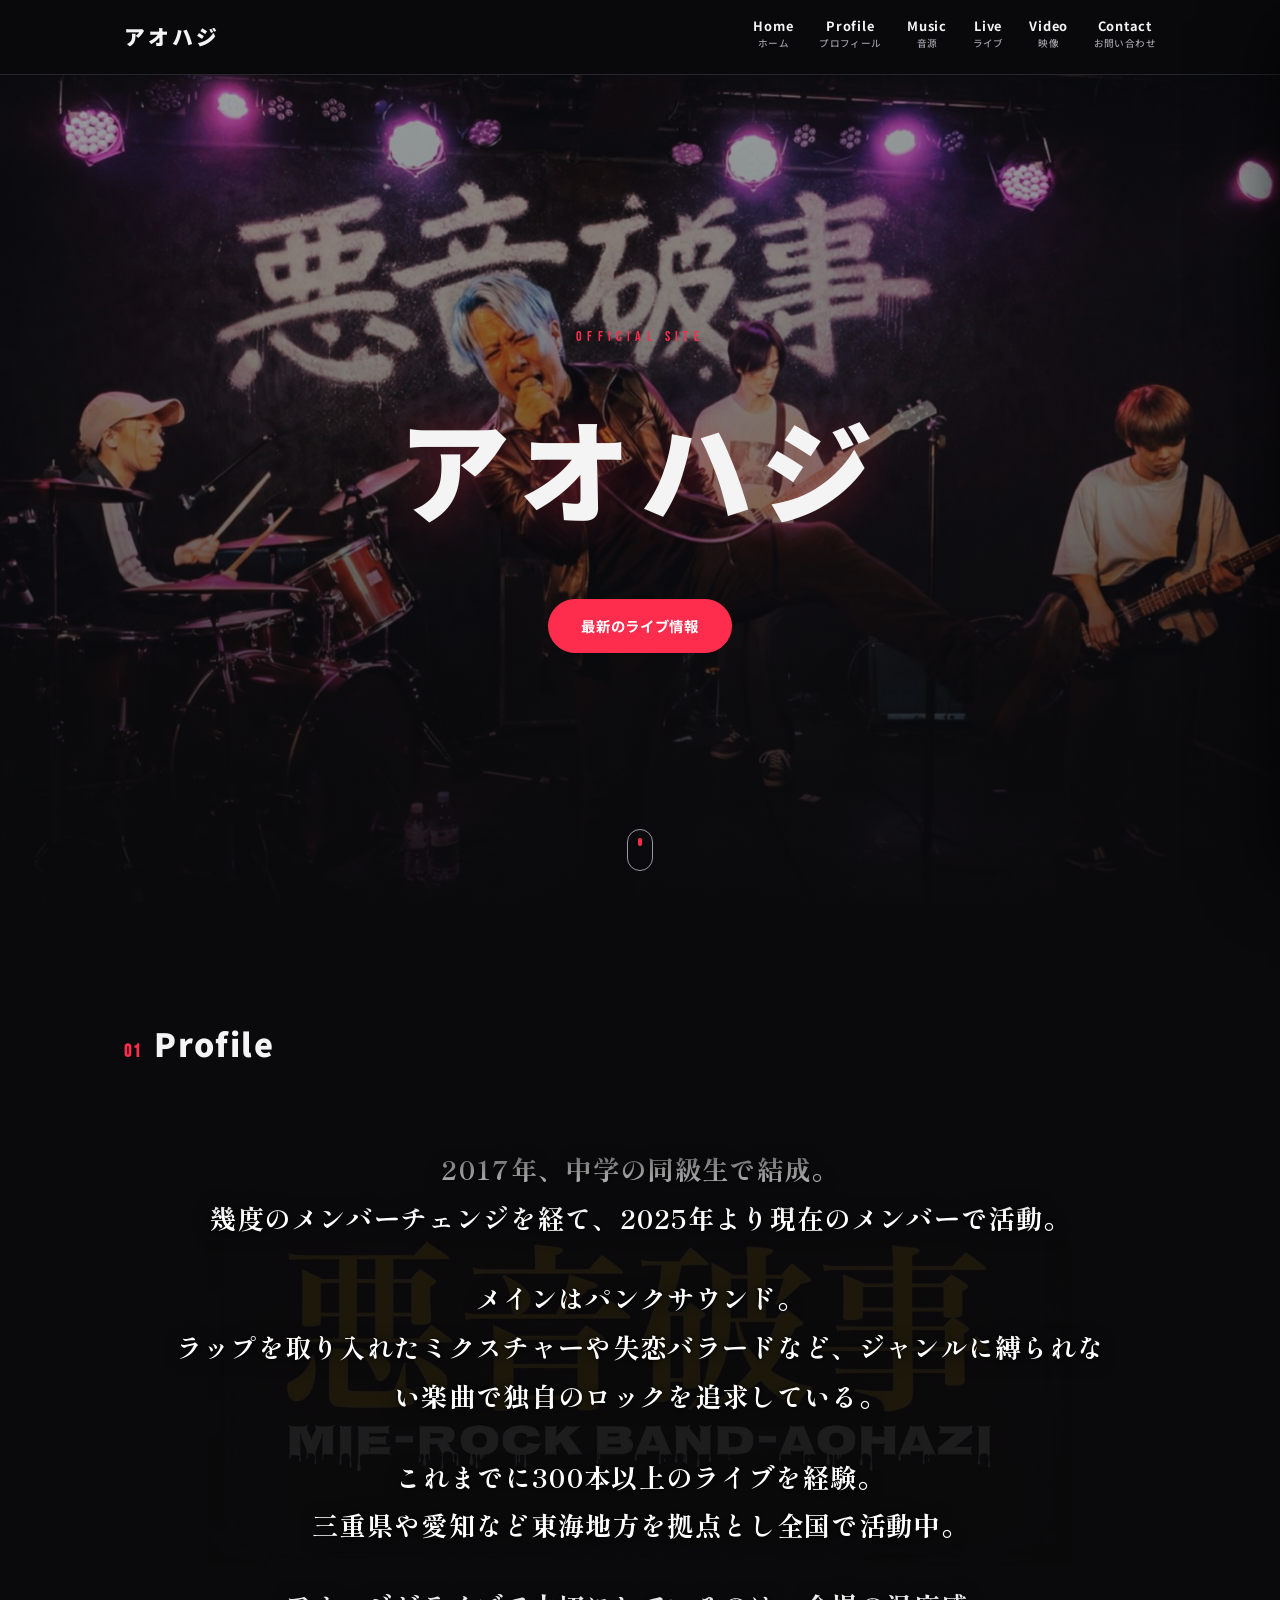
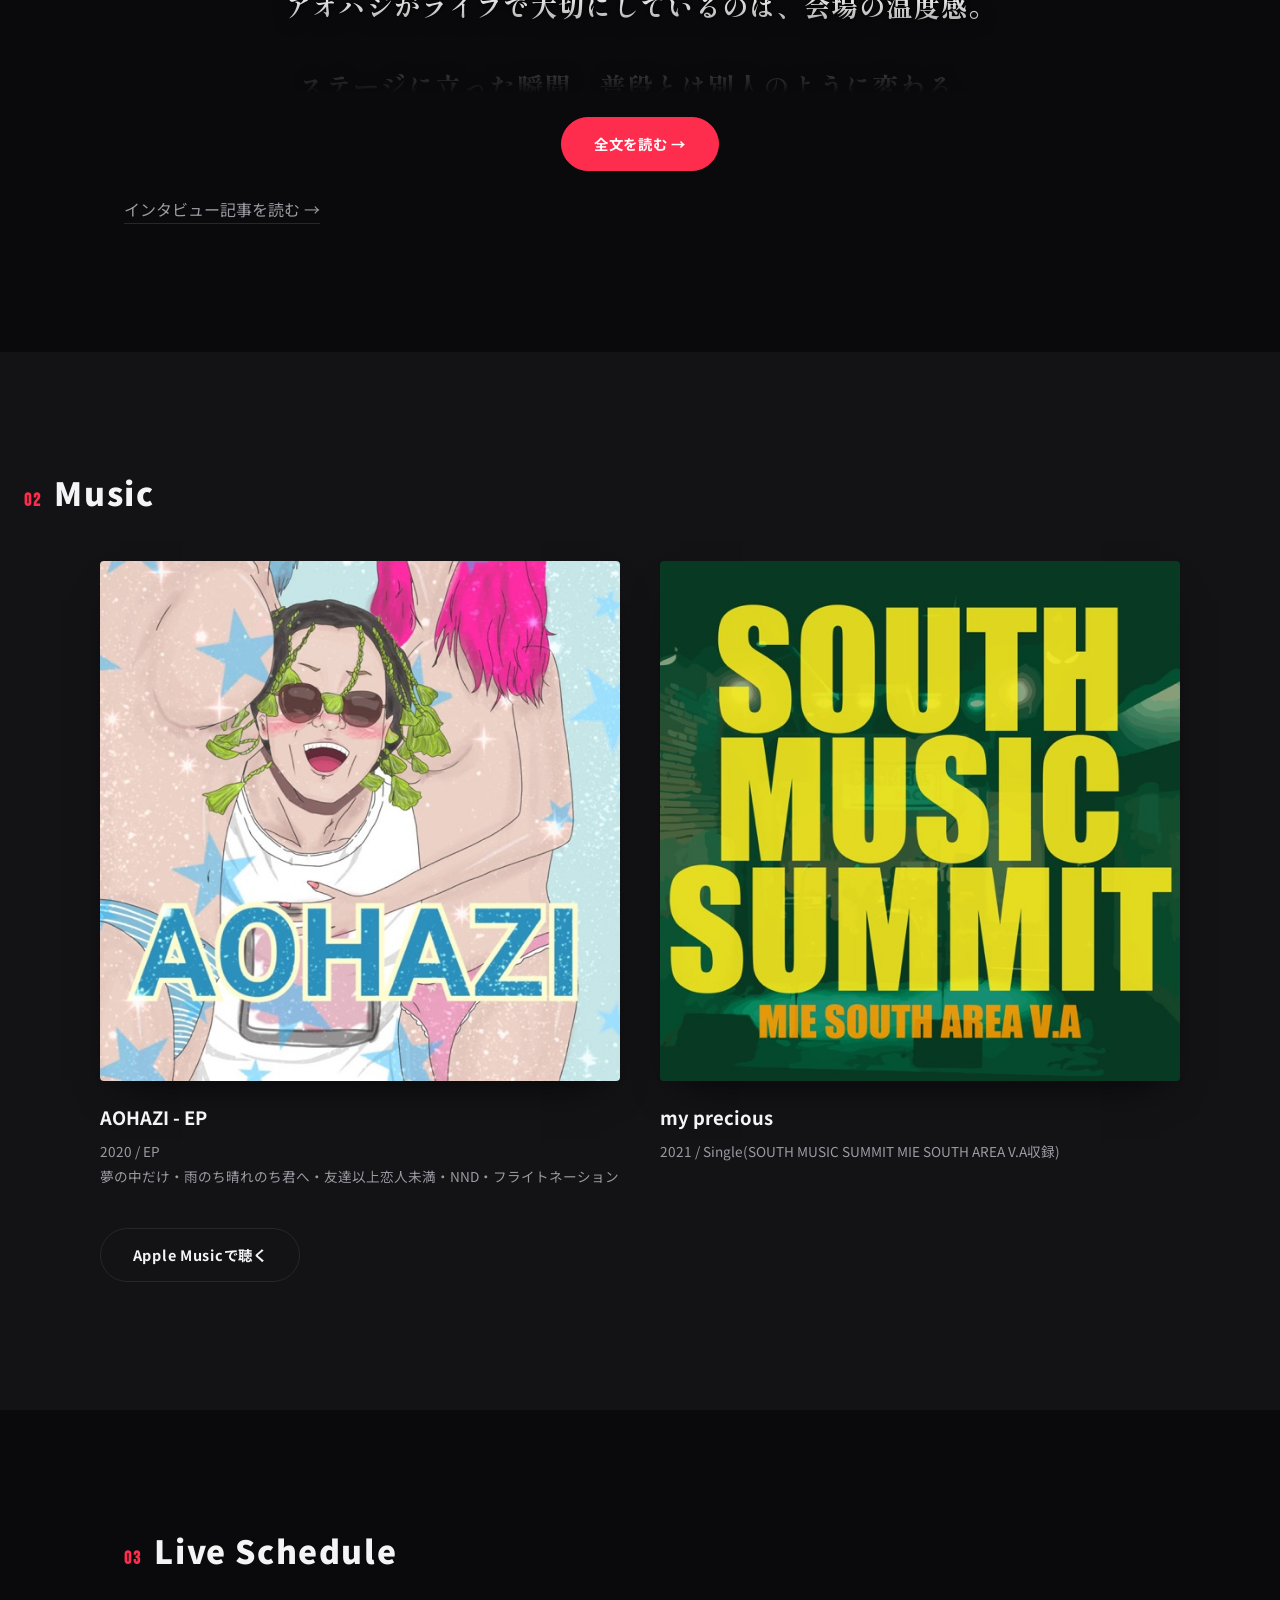
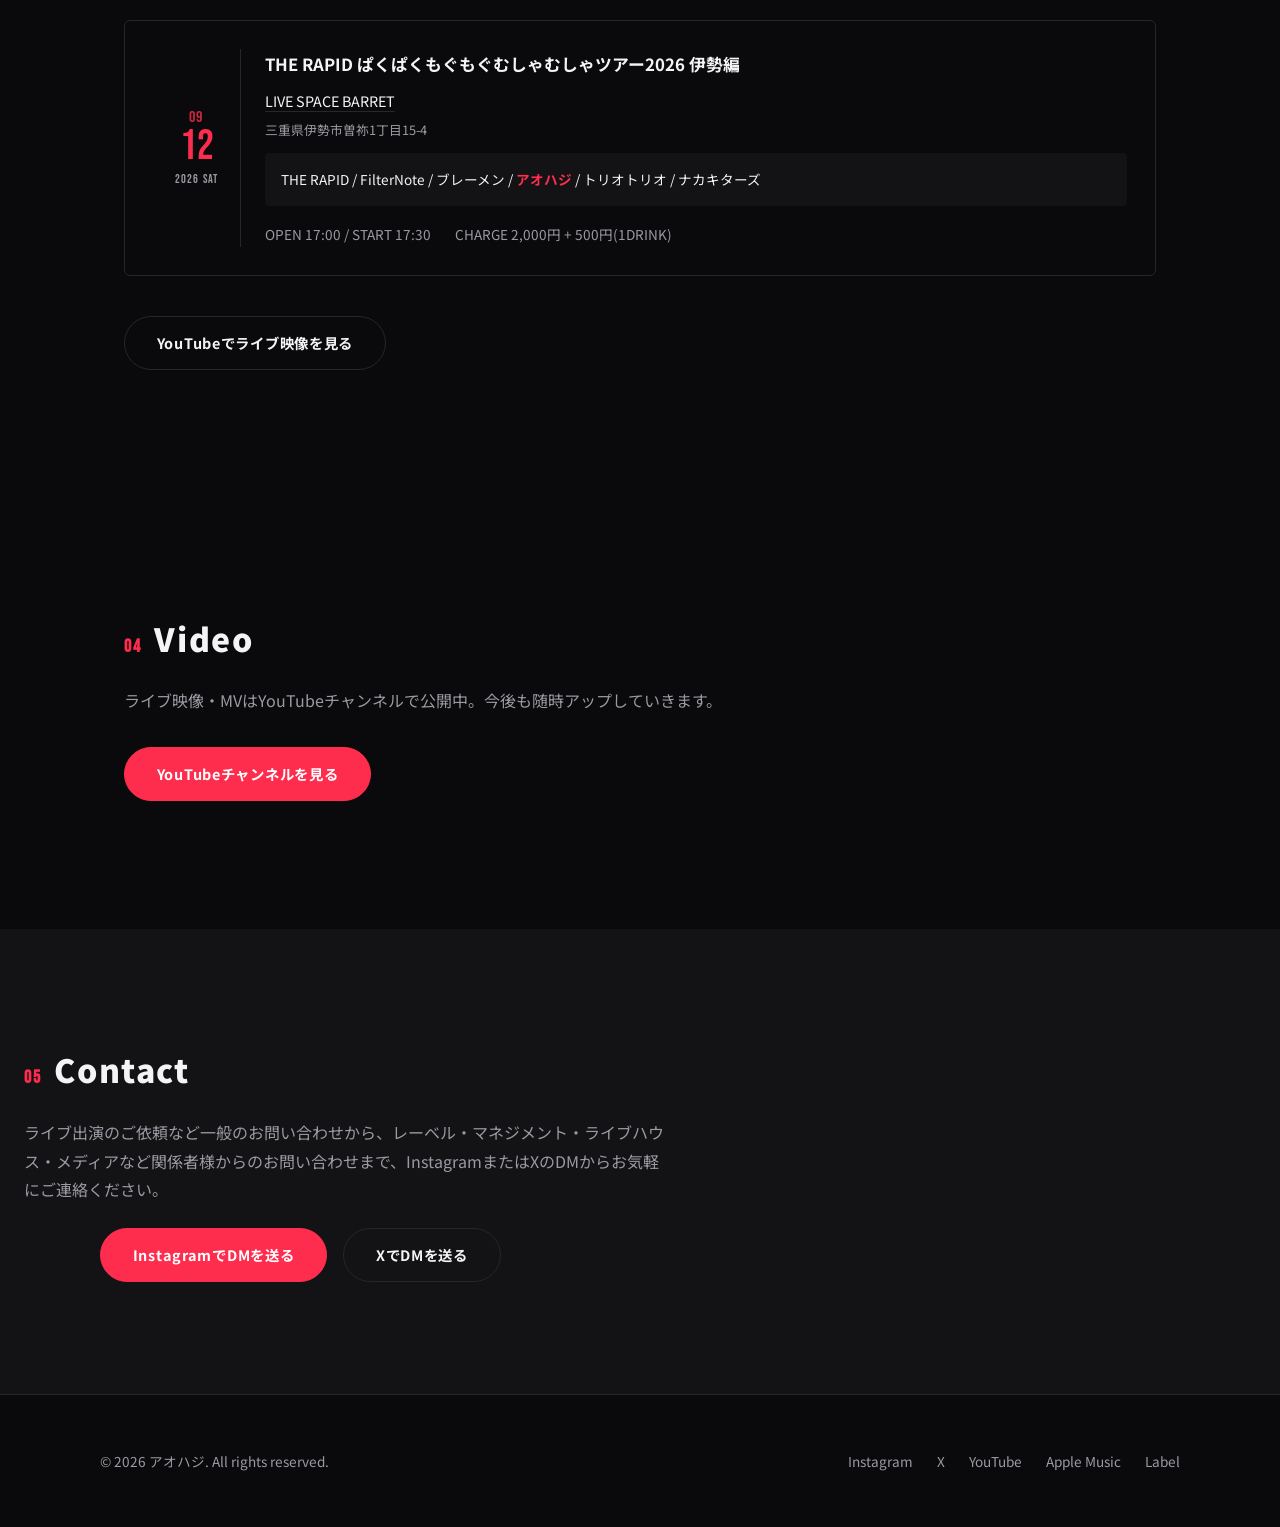
<file: index.html>
<!DOCTYPE html>
<html lang="ja">
<head>
<meta charset="UTF-8">
<meta name="viewport" content="width=device-width, initial-scale=1.0">
<meta name="google-site-verification" content="UR3wGRHJfcuyrRIDy3-mOfG34kwf-2ECYqS4ljexKXw" />
<title>アオハジ | Official Site</title>
<meta name="description" content="アオハジ オフィシャルサイト。プロフィール、ディスコグラフィー、ライブ情報、お問い合わせ。">
<link rel="canonical" href="https://rollpinemusic-eng.github.io/aohazi/">
<meta property="og:type" content="website">
<meta property="og:site_name" content="アオハジ">
<meta property="og:title" content="アオハジ | Official Site">
<meta property="og:description" content="三重・愛知を拠点に活動する3ピースバンド、アオハジのオフィシャルサイト。">
<meta property="og:url" content="https://rollpinemusic-eng.github.io/aohazi/">
<meta property="og:image" content="https://rollpinemusic-eng.github.io/aohazi/assets/img/hero-photo-optimized.jpg">
<meta name="twitter:card" content="summary_large_image">
<meta name="twitter:site" content="@aohazi69">
<link rel="preconnect" href="https://fonts.googleapis.com">
<link rel="preconnect" href="https://fonts.gstatic.com" crossorigin>
<link href="https://fonts.googleapis.com/css2?family=Bebas+Neue&family=Noto+Sans+JP:wght@400;500;700;900&family=Shippori+Mincho:wght@500;700;800&display=swap" rel="stylesheet">
<link rel="stylesheet" href="css/style.css">
</head>
<body>

<div id="intro" class="intro" aria-hidden="true">
  <div class="intro__bar intro__bar--top"></div>
  <div class="intro__bar intro__bar--bottom"></div>
  <div class="intro__grain"></div>
  <span class="intro__title" data-text="アオハジ">アオハジ</span>
  <div class="intro__vignette"></div>
</div>

<!-- 右からスライドインするページパネル。中身はJSが各セクションを複製して差し込む -->
<div id="sidePanelBackdrop" class="side-panel-backdrop"></div>
<div id="sidePanel" class="side-panel" aria-hidden="true">
  <button id="sidePanelClose" class="side-panel__close" aria-label="閉じる">&times;</button>
  <div id="sidePanelBody" class="side-panel__body"></div>
</div>

<header class="header">
  <div class="header__inner">
    <a href="#top" class="logo">アオハジ</a>
    <button class="nav-toggle" id="navToggle" aria-label="メニューを開く" aria-expanded="false">
      <span></span><span></span><span></span>
    </button>
    <nav class="nav" id="nav">
      <a href="#top" id="navHome"><span class="nav-en">Home</span><span class="nav-ja">ホーム</span></a>
      <a href="#profile" data-panel><span class="nav-en">Profile</span><span class="nav-ja">プロフィール</span></a>
      <a href="#discography" data-panel><span class="nav-en">Music</span><span class="nav-ja">音源</span></a>
      <a href="#live" data-panel><span class="nav-en">Live</span><span class="nav-ja">ライブ</span></a>
      <a href="#video" data-panel><span class="nav-en">Video</span><span class="nav-ja">映像</span></a>
      <a href="#contact" data-panel><span class="nav-en">Contact</span><span class="nav-ja">お問い合わせ</span></a>
    </nav>
  </div>
</header>

<main id="top">

  <!-- Hero -->
  <section class="hero">
    <div class="hero__photo" role="img" aria-label="ライブで演奏するアオハジ"></div>
    <div class="hero__inner reveal">
      <p class="hero__eyebrow">OFFICIAL SITE</p>
      <h1 class="hero__title">アオハジ</h1>
      <a href="#live" class="btn btn--primary">最新のライブ情報</a>
    </div>
    <a href="#profile" class="hero__scroll" aria-label="スクロールして次へ"><span></span></a>
  </section>

  <!-- Profile -->
  <section id="profile" class="section">
    <h2 class="section__title reveal"><span class="section__num">01</span>Profile</h2>
    <!--
      エンドロール風プロフィール演出(プロフィールセクションのメインコンテンツ)。
      縦位置は main.js が Web Animations API で計算・制御している
      (下から登場 → 上へ完全に抜ける → 数秒の間を置いて再登場)。
    -->
    <div class="credits reveal" aria-hidden="true">
      <div class="credits__logo"></div>
      <div class="credits__scrim"></div>
      <div class="credits__viewport">
        <div class="credits__track">
          <div class="credits__content">
            <p>2017年、中学の同級生で結成。<br>幾度のメンバーチェンジを経て、2025年より現在のメンバーで活動。</p>
            <p>メインはパンクサウンド。<br>ラップを取り入れたミクスチャーや失恋バラードなど、ジャンルに縛られない楽曲で独自のロックを追求している。</p>
            <p>これまでに300本以上のライブを経験。<br>三重県や愛知など東海地方を拠点とし全国で活動中。</p>
            <p>アオハジがライブで大切にしているのは、会場の温度感。</p>
            <p>ステージに立った瞬間、普段とは別人のように変わる。<br>その温度差も、アオハジの武器のひとつ。</p>
            <p>聴く人に感じ方を押し付けるつもりはない。<br>何を感じるかは、聴いた人に委ねたい。</p>
            <p>だから、まだアオハジを知らない人には</p>
            <p class="credits__emphasis">とりあえず、聴いてほしい。</p>
            <p>現在6曲を各種サブスクリプションサービスで配信中。<br>今後も楽曲を随時リリースしていく。</p>
            <p>自分たちが信じるロックを、もっと広く。<br>もっと遠くへ。</p>
            <p class="credits__emphasis">アオハジは、もっといろんな意味でデカくなる。</p>
          </div>
        </div>
      </div>
    </div>
    <p class="reveal" style="margin-top:1.5rem; text-align:center;">
      <a href="profile/" class="btn btn--primary">全文を読む &rarr;</a>
    </p>

    <p class="reveal" style="margin-top:1.5rem;">
      <a href="https://ise-barret.jp/SMS.aohazi.html" target="_blank" rel="noopener" class="text-link">インタビュー記事を読む &rarr;</a>
    </p>
  </section>

  <!-- Music (Discography) -->
  <section id="discography" class="section section--alt">
    <h2 class="section__title reveal"><span class="section__num">02</span>Music</h2>
    <div class="discography">
      <article class="album reveal">
        <a href="https://music.apple.com/jp/artist/%E3%82%A2%E3%82%AA%E3%83%8F%E3%82%B8/1511082712" target="_blank" rel="noopener" class="album__jacket">
          <img src="assets/img/album-aohazi-ep.jpg" alt="AOHAZI - EP ジャケット">
        </a>
        <h3 class="album__title">AOHAZI - EP</h3>
        <p class="album__meta">2020 / EP<br>夢の中だけ・雨のち晴れのち君へ・友達以上恋人未満・NND・フライトネーション</p>
      </article>
      <article class="album reveal">
        <a href="https://music.apple.com/jp/artist/%E3%82%A2%E3%82%AA%E3%83%8F%E3%82%B8/1511082712" target="_blank" rel="noopener" class="album__jacket">
          <img src="assets/img/album-my-precious.jpg" alt="my precious ジャケット">
        </a>
        <h3 class="album__title">my precious</h3>
        <p class="album__meta">2021 / Single(SOUTH MUSIC SUMMIT MIE SOUTH AREA V.A収録)</p>
      </article>
    </div>
    <p class="reveal" style="margin-top:2.5rem;">
      <a href="https://music.apple.com/jp/artist/%E3%82%A2%E3%82%AA%E3%83%8F%E3%82%B8/1511082712" class="btn" target="_blank" rel="noopener">Apple Musicで聴く</a>
    </p>
  </section>

  <!-- Live -->
  <section id="live" class="section">
    <h2 class="section__title reveal"><span class="section__num">03</span>Live Schedule</h2>
    <ul class="live-list">
      <li class="live-card reveal">
        <div class="live-card__date">
          <span class="live-card__month">09</span>
          <span class="live-card__day">12</span>
          <span class="live-card__sub">2026 SAT</span>
        </div>
        <div class="live-card__body">
          <p class="live-card__tour">THE RAPID ぱくぱくもぐもぐむしゃむしゃツアー2026 伊勢編</p>
          <p class="live-card__venue">
            <a href="https://ise-barret.jp/" target="_blank" rel="noopener">LIVE SPACE BARRET</a>
            <span class="live-card__addr">三重県伊勢市曽祢1丁目15-4</span>
          </p>
          <p class="live-card__lineup">
            THE RAPID / FilterNote / ブレーメン / <strong>アオハジ</strong> / トリオトリオ / ナカキターズ
          </p>
          <div class="live-card__meta">
            <span>OPEN 17:00 / START 17:30</span>
            <span>CHARGE 2,000円 + 500円(1DRINK)</span>
          </div>
        </div>
      </li>
    </ul>
    <p class="reveal" style="margin-top:2.5rem;">
      <a href="https://youtube.com/channel/UCKrWonMPDVpsNL0992XMXnA" class="btn" target="_blank" rel="noopener">YouTubeでライブ映像を見る</a>
    </p>
  </section>

  <!-- Video -->
  <section id="video" class="section">
    <h2 class="section__title reveal"><span class="section__num">04</span>Video</h2>
    <p class="section__lead reveal">ライブ映像・MVはYouTubeチャンネルで公開中。今後も随時アップしていきます。</p>
    <p class="reveal" style="margin-top:2rem;">
      <a href="https://youtube.com/channel/UCKrWonMPDVpsNL0992XMXnA" class="btn btn--primary" target="_blank" rel="noopener">YouTubeチャンネルを見る</a>
    </p>
  </section>

  <!-- Contact -->
  <section id="contact" class="section section--alt">
    <h2 class="section__title reveal"><span class="section__num">05</span>Contact</h2>
    <p class="section__lead reveal">
      ライブ出演のご依頼など一般のお問い合わせから、レーベル・マネジメント・ライブハウス・メディアなど関係者様からのお問い合わせまで、InstagramまたはXのDMからお気軽にご連絡ください。
    </p>
    <div class="reveal" style="display:flex; gap:1rem; flex-wrap:wrap; margin-top:1.5rem;">
      <a href="https://www.instagram.com/aohazi69" class="btn btn--primary" target="_blank" rel="noopener">InstagramでDMを送る</a>
      <a href="https://x.com/aohazi69" class="btn" target="_blank" rel="noopener">XでDMを送る</a>
    </div>
  </section>

</main>

<footer class="footer">
  <div class="footer__inner">
    <p>&copy; 2026 アオハジ. All rights reserved.</p>
    <div class="footer__sns">
      <a href="https://www.instagram.com/aohazi69" target="_blank" rel="noopener">Instagram</a>
      <a href="https://x.com/aohazi69" target="_blank" rel="noopener">X</a>
      <a href="https://youtube.com/channel/UCKrWonMPDVpsNL0992XMXnA" target="_blank" rel="noopener">YouTube</a>
      <a href="https://music.apple.com/jp/artist/%E3%82%A2%E3%82%AA%E3%83%8F%E3%82%B8/1511082712" target="_blank" rel="noopener">Apple Music</a>
      <a href="https://rollpinemusic.crayonsite.com" target="_blank" rel="noopener">Label</a>
    </div>
  </div>
</footer>

<script src="js/main.js"></script>
</body>
</html>
</file>
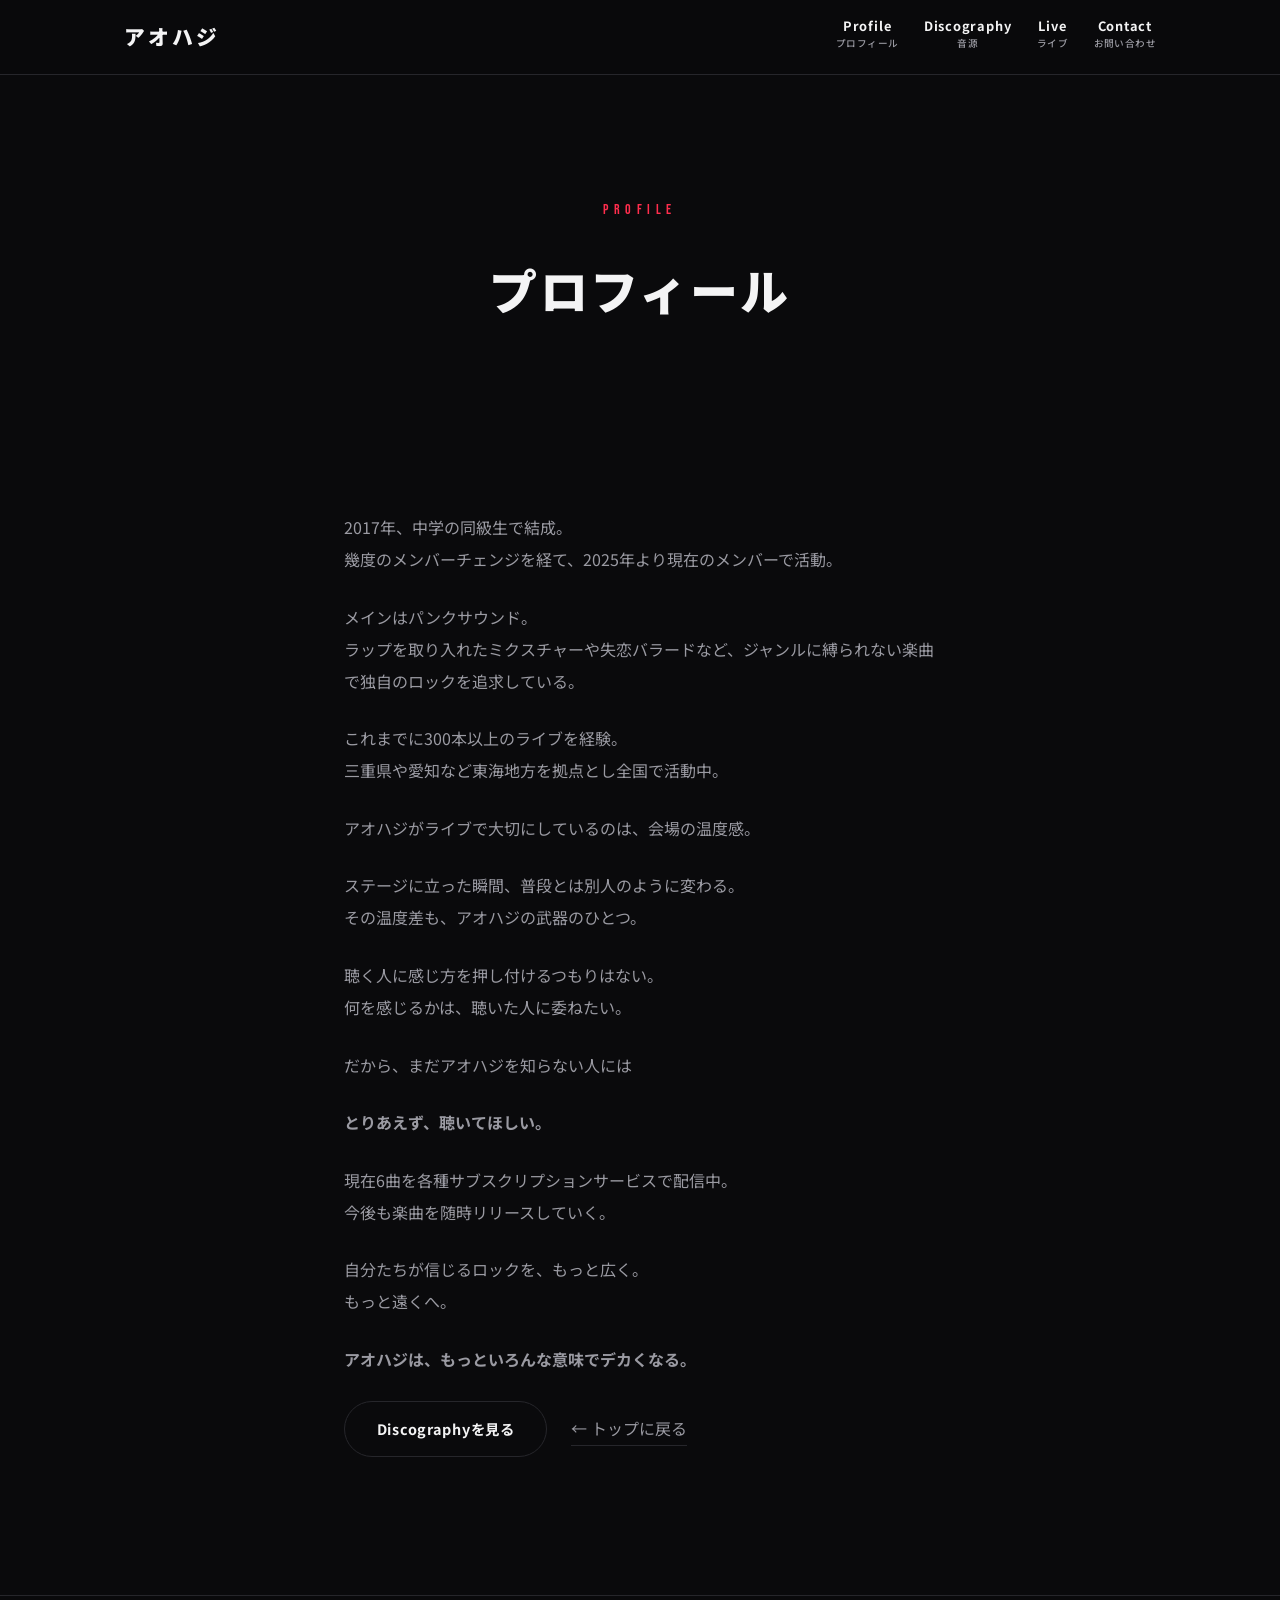
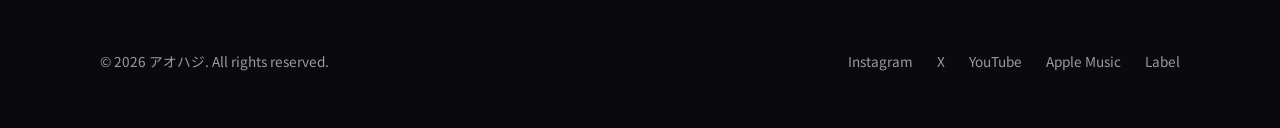
<file: profile/index.html>
<!DOCTYPE html>
<html lang="ja">
<head>
<meta charset="UTF-8">
<meta name="viewport" content="width=device-width, initial-scale=1.0">
<title>Profile | アオハジ</title>
<meta name="description" content="アオハジのプロフィール全文。2017年結成、三重・愛知を拠点に活動する3ピースバンドの歩みと音楽性。">
<link rel="canonical" href="https://rollpinemusic-eng.github.io/aohazi/profile/">
<meta property="og:type" content="article">
<meta property="og:site_name" content="アオハジ">
<meta property="og:title" content="Profile | アオハジ">
<meta property="og:description" content="アオハジのプロフィール全文。2017年結成、三重・愛知を拠点に活動する3ピースバンドの歩みと音楽性。">
<meta property="og:url" content="https://rollpinemusic-eng.github.io/aohazi/profile/">
<meta property="og:image" content="https://rollpinemusic-eng.github.io/aohazi/assets/img/hero-photo-optimized.jpg">
<meta name="twitter:card" content="summary_large_image">
<meta name="twitter:site" content="@aohazi69">
<link rel="preconnect" href="https://fonts.googleapis.com">
<link rel="preconnect" href="https://fonts.gstatic.com" crossorigin>
<link href="https://fonts.googleapis.com/css2?family=Bebas+Neue&family=Noto+Sans+JP:wght@400;500;700;900&display=swap" rel="stylesheet">
<link rel="stylesheet" href="../css/style.css">
</head>
<body>

<header class="header">
  <div class="header__inner">
    <a href="../index.html#top" class="logo">アオハジ</a>
    <button class="nav-toggle" id="navToggle" aria-label="メニューを開く" aria-expanded="false">
      <span></span><span></span><span></span>
    </button>
    <nav class="nav" id="nav">
      <a href="../index.html#profile"><span class="nav-en">Profile</span><span class="nav-ja">プロフィール</span></a>
      <a href="../index.html#discography"><span class="nav-en">Discography</span><span class="nav-ja">音源</span></a>
      <a href="../index.html#live"><span class="nav-en">Live</span><span class="nav-ja">ライブ</span></a>
      <a href="../index.html#contact"><span class="nav-en">Contact</span><span class="nav-ja">お問い合わせ</span></a>
    </nav>
  </div>
</header>

<main id="top">
  <section class="page-hero">
    <div class="page-hero__logo" role="img" aria-label="アオハジ ロゴ"></div>
    <p class="hero__eyebrow">PROFILE</p>
    <h1 class="page-hero__title">プロフィール</h1>
  </section>

  <article class="section article">
    <p>2017年、中学の同級生で結成。<br>幾度のメンバーチェンジを経て、2025年より現在のメンバーで活動。</p>

    <p>メインはパンクサウンド。<br>ラップを取り入れたミクスチャーや失恋バラードなど、ジャンルに縛られない楽曲で独自のロックを追求している。</p>

    <p>これまでに300本以上のライブを経験。<br>三重県や愛知など東海地方を拠点とし全国で活動中。</p>

    <p>アオハジがライブで大切にしているのは、会場の温度感。</p>

    <p>ステージに立った瞬間、普段とは別人のように変わる。<br>その温度差も、アオハジの武器のひとつ。</p>

    <p>聴く人に感じ方を押し付けるつもりはない。<br>何を感じるかは、聴いた人に委ねたい。</p>

    <p>だから、まだアオハジを知らない人には</p>

    <p class="article__emphasis">とりあえず、聴いてほしい。</p>

    <p>現在6曲を各種サブスクリプションサービスで配信中。<br>今後も楽曲を随時リリースしていく。</p>

    <p>自分たちが信じるロックを、もっと広く。<br>もっと遠くへ。</p>

    <p class="article__emphasis">アオハジは、もっといろんな意味でデカくなる。</p>

    <p class="article__nav">
      <a href="../index.html#discography" class="btn">Discographyを見る</a>
      <a href="../index.html#top" class="text-link">&larr; トップに戻る</a>
    </p>
  </article>
</main>

<footer class="footer">
  <div class="footer__inner">
    <p>&copy; 2026 アオハジ. All rights reserved.</p>
    <div class="footer__sns">
      <a href="https://www.instagram.com/aohazi69" target="_blank" rel="noopener">Instagram</a>
      <a href="https://x.com/aohazi69" target="_blank" rel="noopener">X</a>
      <a href="https://youtube.com/channel/UCKrWonMPDVpsNL0992XMXnA" target="_blank" rel="noopener">YouTube</a>
      <a href="https://music.apple.com/jp/artist/%E3%82%A2%E3%82%AA%E3%83%8F%E3%82%B8/1511082712" target="_blank" rel="noopener">Apple Music</a>
      <a href="https://rollpinemusic.crayonsite.com" target="_blank" rel="noopener">Label</a>
    </div>
  </div>
</footer>

<script src="../js/main.js"></script>
</body>
</html>
</file>
<file: css/style.css>
/* ==========================================================
   Base
   ========================================================== */
:root {
  --color-bg: #0a0a0c;
  --color-bg-alt: #131316;
  --color-text: #f4f4f5;
  --color-text-dim: #9a9aa2;
  --color-accent: #ff2d4d;
  --color-accent-dim: #7a0f1e;
  --color-border: #26262b;
  --max-width: 1080px;
  --font-base: "Noto Sans JP", "Hiragino Kaku Gothic ProN", "Yu Gothic", sans-serif;
  --font-display: "Bebas Neue", var(--font-base);
}

* {
  box-sizing: border-box;
}

html {
  scroll-behavior: smooth;
}

body {
  margin: 0;
  background: var(--color-bg);
  color: var(--color-text);
  font-family: var(--font-base);
  line-height: 1.8;
  -webkit-font-smoothing: antialiased;
}

img {
  max-width: 100%;
  display: block;
}

a {
  color: inherit;
  text-decoration: none;
}

ul {
  list-style: none;
  margin: 0;
  padding: 0;
}

::selection {
  background: var(--color-accent);
  color: #fff;
}

.btn {
  display: inline-block;
  padding: 0.9em 2.2em;
  border: 1px solid var(--color-border);
  color: var(--color-text);
  border-radius: 999px;
  font-weight: bold;
  letter-spacing: 0.05em;
  font-size: 0.9rem;
  transition: border-color 0.25s, transform 0.25s, background 0.25s, color 0.25s;
}

.btn:hover {
  border-color: var(--color-accent);
  color: var(--color-accent);
  transform: translateY(-2px);
}

.btn--primary {
  background: var(--color-accent);
  border-color: var(--color-accent);
  color: #fff;
}

.btn--primary:hover {
  background: transparent;
  color: var(--color-accent);
}

.text-link {
  color: var(--color-text-dim);
  border-bottom: 1px solid var(--color-border);
  padding-bottom: 0.1em;
  transition: color 0.2s, border-color 0.2s;
}

.text-link:hover {
  color: var(--color-accent);
  border-color: var(--color-accent);
}

/* ==========================================================
   Scroll reveal
   ========================================================== */
.reveal {
  opacity: 0;
  transform: translateY(24px);
  transition: opacity 0.7s ease, transform 0.7s ease;
}

.reveal.is-visible {
  opacity: 1;
  transform: translateY(0);
}

/* ==========================================================
   Opening intro
   ========================================================== */
/*
  写真は使わず、「アオハジ」の文字がメタリックに浮かび上がり、
  一度だけ光が「キラン」と走り抜けるシンプルな演出。
  合計は約1.9秒。PROFILEのエンドロールとは完全に独立したアニメーション。
*/
.intro {
  position: fixed;
  inset: 0;
  z-index: 9999;
  display: flex;
  align-items: center;
  justify-content: center;
  overflow: hidden;
  background: #000;
  animation: introFadeOut 0.45s ease forwards;
  animation-delay: 1.5s;
}

body.intro-active {
  overflow: hidden;
}

/* シネマスコープ風のレターボックス。開いた瞬間から引き締まった印象にする */
.intro__bar {
  position: absolute;
  left: 0;
  right: 0;
  height: 9%;
  background: #000;
  z-index: 4;
}

.intro__bar--top {
  top: 0;
}

.intro__bar--bottom {
  bottom: 0;
}

/* ざらついたノイズ(登場前のごく短い緊張感)。SVGのフラクタルノイズをデータURIで生成 */
.intro__grain {
  position: absolute;
  inset: -20%;
  background-image: url("data:image/svg+xml;utf8,<svg xmlns='http://www.w3.org/2000/svg' width='160' height='160'><filter id='n'><feTurbulence type='fractalNoise' baseFrequency='0.85' numOctaves='2' stitchTiles='stitch'/></filter><rect width='100%25' height='100%25' filter='url(%23n)' opacity='0.5'/></svg>");
  mix-blend-mode: overlay;
  opacity: 0;
  animation: introGrain 0.6s ease-in-out 0s 1;
}

@keyframes introGrain {
  0% { opacity: 0; }
  40% { opacity: 0.35; }
  100% { opacity: 0; }
}

/* 周辺をわずかに暗くするビネット(映像作品のタイトルらしい重み) */
.intro__vignette {
  position: absolute;
  inset: 0;
  z-index: 3;
  background: radial-gradient(ellipse at center, rgba(0, 0, 0, 0) 40%, rgba(0, 0, 0, 0.75) 100%);
  pointer-events: none;
}

/*
  メタリック文字本体。銀〜白のグラデーションを文字の形に沿って
  クリップすることでクロームのような質感を出す。
  非対応ブラウザ用に、まず不透明色をフォールバックとして指定しておく。
*/
.intro__title {
  position: relative;
  z-index: 2;
  display: inline-block;
  font-size: clamp(2.75rem, 16vw, 6rem);
  font-weight: 900;
  letter-spacing: 0.08em;
  color: var(--color-text);
  opacity: 0;
  filter: blur(6px);
  transform: scale(0.88) translateY(6%);
  animation: introTitleIn 0.6s cubic-bezier(0.19, 0.86, 0.28, 1) 0.15s forwards;
}

@supports (background-clip: text) or (-webkit-background-clip: text) {
  .intro__title {
    background-image: linear-gradient(
      100deg,
      #6b6f75 0%,
      #cfd2d6 20%,
      #ffffff 38%,
      #f4f5f6 48%,
      #9a9ea3 62%,
      #e7e9eb 80%,
      #6b6f75 100%
    );
    -webkit-background-clip: text;
    background-clip: text;
    color: transparent;
    text-shadow: 0 2px 24px rgba(0, 0, 0, 0.6);
  }
}

@keyframes introTitleIn {
  to {
    opacity: 1;
    filter: blur(0);
    transform: scale(1) translateY(0);
  }
}

/* 文字の輪郭に沿って一度だけ光の帯が走り抜ける「キラン」の演出 */
.intro__title::before {
  content: attr(data-text);
  position: absolute;
  inset: 0;
  background-image: linear-gradient(
    115deg,
    transparent 40%,
    rgba(255, 255, 255, 0.95) 49%,
    rgba(255, 255, 255, 0.95) 51%,
    transparent 60%
  );
  background-size: 300% 100%;
  background-position: 140% 0;
  -webkit-background-clip: text;
  background-clip: text;
  color: transparent;
  opacity: 0;
  animation: introShine 0.85s cubic-bezier(0.3, 0, 0.2, 1) 0.65s forwards;
}

@keyframes introShine {
  0% { opacity: 0; background-position: 140% 0; }
  15% { opacity: 1; }
  75% { opacity: 1; }
  100% { opacity: 0; background-position: -140% 0; }
}

/* 文字の下に一本、光の線が伸びる */
.intro__title::after {
  content: "";
  position: absolute;
  left: 50%;
  bottom: -0.5em;
  width: 0;
  height: 2px;
  background: linear-gradient(90deg, transparent, var(--color-accent), transparent);
  transform: translateX(-50%);
  animation: introLineDraw 0.5s ease 0.55s forwards;
}

@keyframes introLineDraw {
  to { width: 46%; }
}

@keyframes introFadeOut {
  to {
    opacity: 0;
    visibility: hidden;
    pointer-events: none;
    transform: scale(1.02);
  }
}

@media (max-width: 480px) {
  .intro__bar {
    height: 11%;
  }
}

@media (prefers-reduced-motion: reduce) {
  .intro {
    animation: none;
    opacity: 0;
    visibility: hidden;
    pointer-events: none;
  }

  .intro__grain,
  .intro__title,
  .intro__title::before,
  .intro__title::after {
    animation: none;
  }
}

/* ==========================================================
   Header
   ========================================================== */
.header {
  position: sticky;
  top: 0;
  z-index: 100;
  background: rgba(10, 10, 12, 0.85);
  backdrop-filter: blur(8px);
  border-bottom: 1px solid var(--color-border);
}

.header__inner {
  max-width: var(--max-width);
  margin: 0 auto;
  padding: 1.1rem 1.5rem;
  display: flex;
  align-items: center;
  justify-content: space-between;
}

.logo {
  font-size: 1.3rem;
  font-weight: 900;
  letter-spacing: 0.15em;
}

.nav {
  display: flex;
  gap: 1.6rem;
}

.nav a {
  position: relative;
  display: flex;
  flex-direction: column;
  align-items: center;
  font-size: 0.8rem;
  font-weight: 700;
  letter-spacing: 0.06em;
  color: var(--color-text);
  transition: color 0.2s;
  padding-bottom: 0.3em;
  white-space: nowrap;
}

.nav-en {
  line-height: 1.2;
}

.nav-ja {
  margin-top: 0.25em;
  font-size: 0.6rem;
  font-weight: 500;
  letter-spacing: 0.04em;
  color: var(--color-text-dim);
}

.nav a:hover .nav-ja,
.nav a.is-active .nav-ja {
  color: var(--color-accent);
}

.nav a::after {
  content: "";
  position: absolute;
  left: 0;
  right: 100%;
  bottom: 0;
  height: 1px;
  background: var(--color-accent);
  transition: right 0.25s ease;
}

.nav a:hover,
.nav a:focus-visible,
.nav a.is-active {
  color: var(--color-accent);
}

.nav a:hover::after {
  right: 0;
}

.nav-toggle {
  display: none;
  flex-direction: column;
  justify-content: center;
  gap: 5px;
  width: 32px;
  height: 32px;
  background: none;
  border: none;
  cursor: pointer;
}

.nav-toggle span {
  display: block;
  height: 2px;
  background: var(--color-text);
}

/* ==========================================================
   Hero
   ========================================================== */
.hero {
  position: relative;
  background: var(--color-bg);
  text-align: center;
}

/*
  写真部分は実際の画像比率(2046:1264)を aspect-ratio に指定しているため、
  スマホ・タブレットでは cover でも切り抜きが発生せず、バンドの全身が写る。
*/
.hero__photo {
  position: relative;
  width: 100%;
  aspect-ratio: 2046 / 1264;
  background: url("../assets/img/hero-photo-optimized.jpg") center 32% / cover no-repeat;
}

.hero__photo::after {
  content: "";
  position: absolute;
  inset: 0;
  background: linear-gradient(180deg, rgba(10, 10, 12, 0) 55%, rgba(10, 10, 12, 0.95) 100%);
}

.hero__inner {
  position: relative;
  padding: 2rem 1.5rem 3rem;
}

@media (min-width: 901px) {
  .hero {
    min-height: 92vh;
    display: flex;
    align-items: center;
    justify-content: center;
  }

  .hero__photo {
    position: absolute;
    inset: 0;
    width: 100%;
    height: 100%;
    aspect-ratio: auto;
  }

  .hero__photo::after {
    background: linear-gradient(180deg, rgba(10, 10, 12, 0.3) 0%, rgba(10, 10, 12, 0.5) 55%, rgba(10, 10, 12, 0.95) 100%);
  }

  .hero__inner {
    z-index: 1;
    padding: 4rem 1.5rem;
  }
}

.hero__eyebrow {
  font-family: var(--font-display);
  letter-spacing: 0.4em;
  font-size: 0.85rem;
  color: var(--color-accent);
  margin: 0 0 1rem;
}

.hero__title {
  font-size: clamp(2.75rem, 12vw, 7rem);
  font-weight: 900;
  letter-spacing: 0.08em;
  margin: 0 0 2rem;
  text-shadow: 0 0 40px rgba(255, 45, 77, 0.35);
  text-wrap: balance;
}

.hero__scroll {
  display: none;
}

@media (min-width: 901px) {
  .hero__scroll {
    display: block;
    position: absolute;
    bottom: 2rem;
    left: 50%;
    transform: translateX(-50%);
    width: 26px;
    height: 42px;
    border: 1px solid var(--color-text-dim);
    border-radius: 999px;
  }
}

.hero__scroll span {
  position: absolute;
  top: 8px;
  left: 50%;
  width: 4px;
  height: 8px;
  margin-left: -2px;
  background: var(--color-accent);
  border-radius: 999px;
  animation: scrollDot 1.8s ease-in-out infinite;
}

@keyframes scrollDot {
  0% { top: 8px; opacity: 1; }
  70% { top: 22px; opacity: 0; }
  100% { top: 22px; opacity: 0; }
}

/* ==========================================================
   Section common
   ========================================================== */
.section {
  max-width: var(--max-width);
  margin: 0 auto;
  padding: 7rem 1.5rem;
}

.section--alt {
  max-width: none;
  background: var(--color-bg-alt);
}

.section--alt > * {
  max-width: var(--max-width);
  margin-left: auto;
  margin-right: auto;
}

.section__title {
  display: flex;
  align-items: baseline;
  gap: 0.8rem;
  font-size: clamp(1.5rem, 4.5vw, 2rem);
  font-weight: 900;
  letter-spacing: 0.05em;
  margin: 0 0 0.5rem;
  text-wrap: balance;
}

.section__num {
  font-family: var(--font-display);
  font-size: 1.1rem;
  color: var(--color-accent);
  letter-spacing: 0.1em;
}

.section__lead {
  color: var(--color-text-dim);
  margin: 1.2rem 0 0;
  max-width: 640px;
}

/* ==========================================================
   Profile — end roll credits
   ========================================================== */
/*
  枠・カード感は意図的に排除している。背景色をページと完全に同じ
  var(--color-bg) にすることで「黒い空間に文字だけが流れる」見え方にする。
  比率は映像コンテンツを思わせる横長の 16:9 で、PC・スマホ共通にしている。
*/
.credits {
  position: relative;
  margin-top: 2.5rem;
  width: 100%;
  aspect-ratio: 16 / 9;
  max-height: 640px;
  overflow: hidden;
  background: var(--color-bg);
}

/*
  ロゴは常時固定表示・スクロールしない背景ウォーターマーク。
  contain + inset で必ず全体が収まるようにし、縦横比も崩さない。
*/
.credits__logo {
  position: absolute;
  inset: 8%;
  background-image: url("../assets/img/logo-mark.jpg");
  background-position: center;
  background-repeat: no-repeat;
  background-size: contain;
  opacity: 0.25;
  filter: brightness(0.85) saturate(1.05);
}

/* 文章の可読性を最優先するための黒レイヤー。ロゴは透けて見える程度に留める */
.credits__scrim {
  position: absolute;
  inset: 0;
  background: rgba(10, 10, 12, 0.62);
}

.credits__viewport {
  position: absolute;
  inset: 0;
  overflow: hidden;
  mask-image: linear-gradient(to bottom, transparent 0%, black 18%, black 82%, transparent 100%);
  -webkit-mask-image: linear-gradient(to bottom, transparent 0%, black 18%, black 82%, transparent 100%);
}

/*
  縦位置は main.js が Web Animations API で直接制御する
  (下から登場 → 上へ完全に抜ける → 数秒の間 → 再登場、を
  実際の高さから計算して継ぎ目のない自然なループにするため)。
  ここでは初期状態(JS未実行時のフォールバック)だけ定義する。
*/
.credits__track {
  position: absolute;
  top: 0;
  left: 0;
  right: 0;
  will-change: transform;
}

.credits__content {
  padding: 2rem 2.5rem;
  text-align: center;
}

.credits__content p {
  margin: 0 0 1.2em;
  font-family: "Shippori Mincho", var(--font-base);
  font-weight: 700;
  font-size: clamp(1.15rem, 2.4vw, 1.65rem);
  letter-spacing: 0.05em;
  line-height: 1.85;
  color: #fff;
  text-shadow: 0 2px 18px rgba(0, 0, 0, 1), 0 0 4px rgba(0, 0, 0, 0.95);
}

.credits__content .credits__emphasis {
  font-weight: 800;
  letter-spacing: 0.06em;
  color: #fff;
}

@media (max-width: 600px) {
  .credits {
    max-height: 260px;
  }

  .credits__content {
    padding: 1.25rem 1.25rem;
  }

  .credits__content p {
    font-size: clamp(0.95rem, 4.8vw, 1.15rem);
    line-height: 1.75;
    margin-bottom: 1em;
  }

  .credits__viewport {
    mask-image: linear-gradient(to bottom, transparent 0%, black 22%, black 78%, transparent 100%);
    -webkit-mask-image: linear-gradient(to bottom, transparent 0%, black 22%, black 78%, transparent 100%);
  }
}

/* ==========================================================
   Discography
   ========================================================== */
.discography {
  display: grid;
  grid-template-columns: repeat(auto-fit, minmax(240px, 1fr));
  gap: 2.5rem;
  margin-top: 2.5rem;
}

.album__jacket {
  display: block;
  aspect-ratio: 1 / 1;
  overflow: hidden;
  border-radius: 4px;
  margin-bottom: 1.2rem;
  box-shadow: 0 20px 40px -20px rgba(0, 0, 0, 0.8);
}

.album__jacket img {
  width: 100%;
  height: 100%;
  object-fit: cover;
  transition: transform 0.4s ease, filter 0.4s ease;
}

.album__jacket:hover img {
  transform: scale(1.06);
  filter: brightness(1.05);
}

.album__title {
  margin: 0 0 0.35rem;
  font-size: 1.15rem;
  font-weight: 700;
}

.album__meta {
  color: var(--color-text-dim);
  font-size: 0.85rem;
  margin: 0;
}

/* ==========================================================
   Live schedule
   ========================================================== */
.live-list {
  display: flex;
  flex-direction: column;
  gap: 1.25rem;
  margin-top: 2.5rem;
}

.live-card {
  display: flex;
  gap: 1.5rem;
  background: var(--color-bg);
  border: 1px solid var(--color-border);
  border-radius: 6px;
  padding: 1.75rem;
  transition: border-color 0.25s, transform 0.25s;
}

.live-card:hover {
  border-color: var(--color-accent);
  transform: translateY(-2px);
}

.live-card__date {
  flex: none;
  display: flex;
  flex-direction: column;
  align-items: center;
  justify-content: center;
  width: 5.5rem;
  padding: 0.5rem 0;
  border-right: 1px solid var(--color-border);
  color: var(--color-accent);
  font-family: var(--font-display);
  line-height: 1;
}

.live-card__month {
  font-size: 1rem;
  letter-spacing: 0.1em;
  opacity: 0.8;
}

.live-card__day {
  font-size: 2.6rem;
}

.live-card__sub {
  margin-top: 0.4rem;
  font-size: 0.75rem;
  letter-spacing: 0.1em;
  color: var(--color-text-dim);
}

.live-card__body {
  flex: 1;
  min-width: 0;
}

.live-card__tour {
  margin: 0 0 0.6rem;
  font-weight: 700;
  font-size: 1.05rem;
  text-wrap: balance;
}

.live-card__venue {
  margin: 0 0 0.8rem;
  color: var(--color-text-dim);
  font-size: 0.9rem;
}

.live-card__venue a {
  color: var(--color-text);
  border-bottom: 1px solid var(--color-border);
  transition: color 0.2s, border-color 0.2s;
}

.live-card__venue a:hover {
  color: var(--color-accent);
  border-color: var(--color-accent);
}

.live-card__addr {
  display: block;
  margin-top: 0.2rem;
  font-size: 0.8rem;
}

.live-card__lineup {
  margin: 0 0 1rem;
  padding: 0.85rem 1rem;
  background: var(--color-bg-alt);
  border-radius: 4px;
  font-size: 0.85rem;
  line-height: 1.9;
}

.live-card__lineup strong {
  color: var(--color-accent);
}

.live-card__meta {
  display: flex;
  flex-wrap: wrap;
  gap: 0.5rem 1.5rem;
  color: var(--color-text-dim);
  font-size: 0.85rem;
  font-variant-numeric: tabular-nums;
}

@media (max-width: 560px) {
  .live-card {
    flex-direction: column;
    gap: 1rem;
    padding: 1.25rem;
  }

  .live-card__date {
    flex-direction: row;
    justify-content: flex-start;
    gap: 0.6rem;
    width: auto;
    border-right: none;
    border-bottom: 1px solid var(--color-border);
    padding-bottom: 0.85rem;
  }

  .live-card__day {
    font-size: 1.6rem;
  }
}

/* ==========================================================
   Footer
   ========================================================== */
.footer {
  border-top: 1px solid var(--color-border);
  padding: 2.5rem 1.5rem;
}

.footer__inner {
  max-width: var(--max-width);
  margin: 0 auto;
  display: flex;
  flex-wrap: wrap;
  gap: 1rem;
  justify-content: space-between;
  align-items: center;
  color: var(--color-text-dim);
  font-size: 0.85rem;
}

.footer__sns {
  display: flex;
  gap: 1.5rem;
}

.footer__sns a {
  transition: color 0.2s;
}

.footer__sns a:hover {
  color: var(--color-accent);
}

/* ==========================================================
   Side panel(右からスライドインするページ表示)
   ========================================================== */
body.panel-open {
  overflow: hidden;
}

.side-panel-backdrop {
  position: fixed;
  inset: 0;
  z-index: 300;
  background: rgba(5, 5, 6, 0.65);
  opacity: 0;
  pointer-events: none;
  transition: opacity 0.4s ease;
}

.side-panel-backdrop.is-open {
  opacity: 1;
  pointer-events: auto;
}

.side-panel {
  position: fixed;
  top: 0;
  right: 0;
  z-index: 301;
  width: min(620px, 90vw);
  height: 100%;
  background: var(--color-bg-alt);
  border-left: 1px solid var(--color-border);
  box-shadow: -30px 0 60px -20px rgba(0, 0, 0, 0.6);
  transform: translateX(100%);
  transition: transform 0.55s cubic-bezier(0.22, 0.9, 0.3, 1);
  overflow-y: auto;
  padding: 5.5rem 1.5rem 3rem;
}

.side-panel.is-open {
  transform: translateX(0);
}

.side-panel__close {
  position: absolute;
  top: 1.25rem;
  right: 1.25rem;
  width: 42px;
  height: 42px;
  border-radius: 50%;
  border: 1px solid var(--color-border);
  background: transparent;
  color: var(--color-text);
  font-size: 1.5rem;
  line-height: 1;
  cursor: pointer;
  transition: border-color 0.2s, color 0.2s, transform 0.3s;
}

.side-panel__close:hover {
  border-color: var(--color-accent);
  color: var(--color-accent);
  transform: rotate(90deg);
}

.side-panel__body .section {
  padding: 0;
  max-width: none;
}

.side-panel__body .section--alt {
  background: transparent;
}

@media (max-width: 600px) {
  .side-panel {
    width: 92vw;
    padding: 5rem 1.1rem 2.5rem;
  }
}

/* ==========================================================
   Profile page (/profile/)
   ========================================================== */
.page-hero {
  position: relative;
  min-height: 36vh;
  display: flex;
  flex-direction: column;
  align-items: center;
  justify-content: center;
  gap: 0.5rem;
  text-align: center;
  padding: 6rem 1.5rem 3rem;
  overflow: hidden;
}

.page-hero__logo {
  position: absolute;
  inset: 0;
  background-image: url("../assets/img/logo-mark.jpg");
  background-position: center;
  background-repeat: no-repeat;
  background-size: 68%;
  opacity: 0.18;
}

.page-hero::after {
  content: "";
  position: absolute;
  inset: 0;
  background: radial-gradient(ellipse at center, rgba(10, 10, 12, 0.25) 0%, rgba(10, 10, 12, 0.94) 100%);
}

.page-hero > * {
  position: relative;
  z-index: 1;
}

.page-hero__title {
  font-size: clamp(2rem, 7vw, 3rem);
  font-weight: 900;
  letter-spacing: 0.05em;
  margin: 0;
}

.article {
  max-width: 640px;
}

.article p {
  margin: 0 0 1.6em;
  font-size: 1rem;
  line-height: 2;
  color: var(--color-text-dim);
}

.article__emphasis {
  color: var(--color-text);
  font-weight: 700;
  font-size: 1.05rem;
}

.article__nav {
  margin-top: 3rem;
  display: flex;
  flex-wrap: wrap;
  align-items: center;
  gap: 1.5rem;
}

/* ==========================================================
   Responsive
   ========================================================== */
@media (max-width: 720px) {
  .nav-toggle {
    display: flex;
  }

  .nav {
    position: absolute;
    top: 100%;
    left: 0;
    right: 0;
    flex-direction: column;
    background: var(--color-bg);
    border-bottom: 1px solid var(--color-border);
    padding: 1rem 1.5rem;
    gap: 1rem;
    display: none;
    max-height: calc(100vh - 64px);
    overflow-y: auto;
  }

  .nav.is-open {
    display: flex;
  }

  .section {
    padding: 5rem 1.5rem;
  }
}

@media (max-width: 480px) {
  .section {
    padding: 3.75rem 1.25rem;
  }

  .header__inner {
    padding: 0.9rem 1.25rem;
  }
}
</file>
